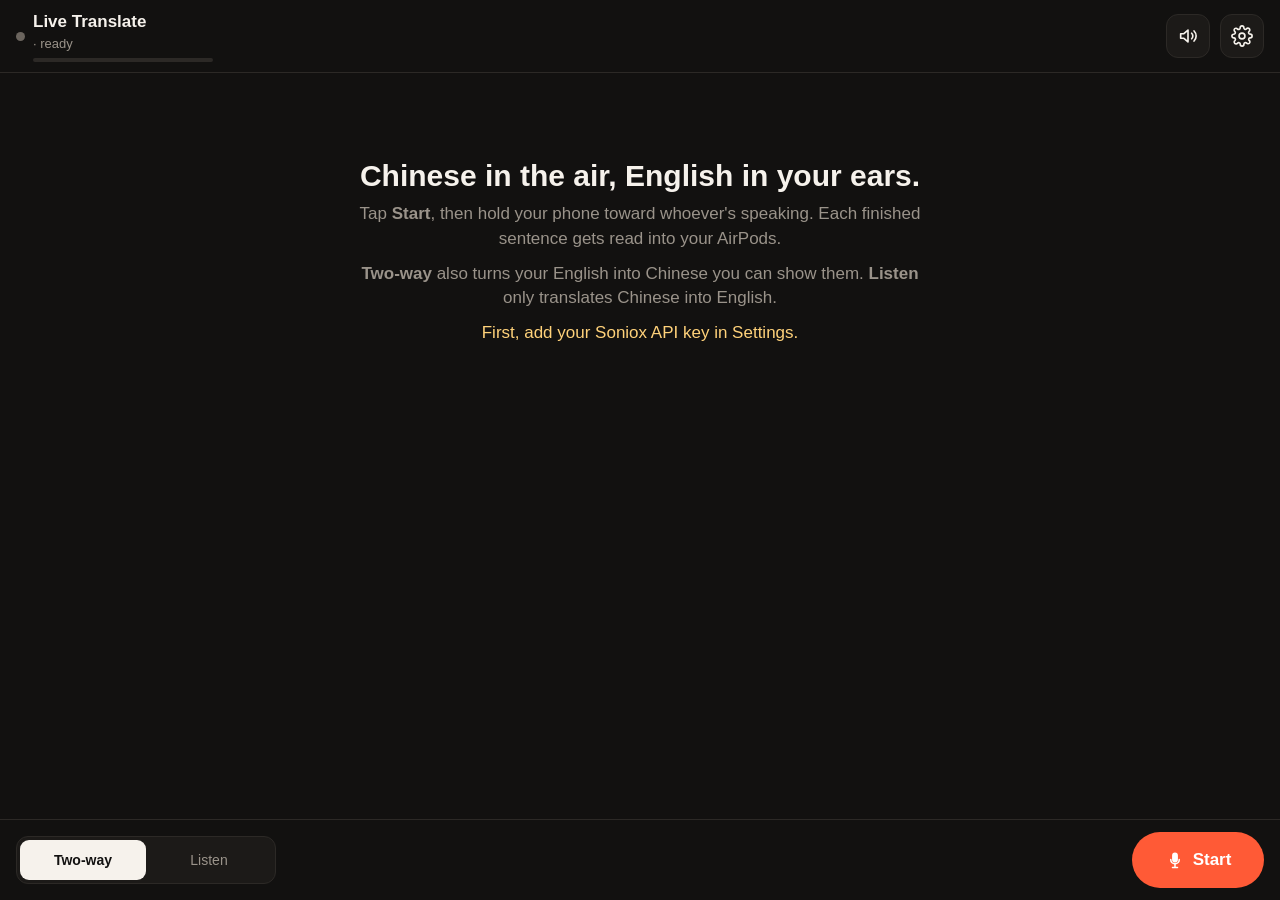
<file: translate/index.html>
<!DOCTYPE html>
<html lang="en">
<head>
<meta charset="utf-8">
<meta name="viewport" content="width=device-width, initial-scale=1, viewport-fit=cover, user-scalable=no">
<meta name="robots" content="noindex, nofollow">
<meta name="apple-mobile-web-app-capable" content="yes">
<meta name="mobile-web-app-capable" content="yes">
<meta name="apple-mobile-web-app-status-bar-style" content="black-translucent">
<meta name="apple-mobile-web-app-title" content="Translate">
<meta name="theme-color" content="#121110">
<title>Live Translate</title>
<link rel="icon" href="data:,">
<style>
/* VOICE: calm, legible, built for a noisy street — huge English, quiet Chinese
   IDEA: a live caption strip, like a subtitle track running under the world
   PICTURE: the transcript itself; one big record button
   COLOUR: warm black, paper white, vermilion accent
   LAYOUT: top bar, scrolling captions, thumb-zone controls */
:root{--bg:#121110;--panel:#1c1a18;--line:#2c2926;--ink:#f6f2ec;--mute:#9a938a;--dim:#6b655e;--acc:#ff5a36;--zh:#ffd27a;color-scheme:dark}
*{box-sizing:border-box;min-width:0;-webkit-tap-highlight-color:transparent}
html,body{height:100%}
body{margin:0;background:var(--bg);color:var(--ink);font:17px/1.45 -apple-system,BlinkMacSystemFont,"SF Pro Text","PingFang SC","Helvetica Neue",sans-serif;overflow:hidden;display:flex;flex-direction:column;padding:env(safe-area-inset-top) env(safe-area-inset-right) 0 env(safe-area-inset-left)}
button,select,input,textarea{font:inherit;color:inherit}
button{cursor:pointer}
:focus-visible{outline:2px solid var(--acc);outline-offset:2px}
.top{display:flex;align-items:center;gap:10px;padding:10px 16px;border-bottom:1px solid var(--line)}
.title{font-weight:650;font-size:17px;flex:1;display:flex;align-items:center;gap:8px}
.dot{width:9px;height:9px;border-radius:50%;background:var(--dim);flex:none}
.dot.on{background:var(--acc);box-shadow:0 0 0 0 rgba(255,90,54,.6);animation:pulse 1.6s infinite}
.dot.wait{background:var(--zh)}
@keyframes pulse{70%{box-shadow:0 0 0 9px rgba(255,90,54,0)}100%{box-shadow:0 0 0 0 rgba(255,90,54,0)}}
@media (prefers-reduced-motion:reduce){.dot.on{animation:none}}
.status{font-size:13px;color:var(--mute);font-weight:400}
.meter{height:4px;background:var(--line);border-radius:2px;margin-top:5px;overflow:hidden;width:100%;max-width:180px}
.meter i{display:block;height:100%;width:0;background:var(--acc);transition:width .08s linear}
.title span{overflow:hidden;text-overflow:ellipsis;white-space:nowrap;display:block}
.icon{width:44px;height:44px;border-radius:12px;border:1px solid var(--line);background:var(--panel);display:grid;place-items:center;flex:none}
.icon svg{width:22px;height:22px}
.icon.off{color:var(--dim)}
#feed{flex:1;overflow-y:auto;padding:14px 16px 24px;-webkit-overflow-scrolling:touch;overscroll-behavior:contain}
.empty{color:var(--mute);max-width:34em;margin:8vh auto 0;text-align:center}
.empty h1{font-size:30px;line-height:1.1;color:var(--ink);margin:0 0 10px;text-wrap:balance}
.empty p{margin:0 0 10px}
.seg{padding:12px 0 14px;border-bottom:1px solid var(--line)}
.seg .o{color:var(--mute);font-size:15px;margin-bottom:4px}
.seg .t{font-size:24px;line-height:1.3;font-weight:520}
.seg.zh .t{color:var(--zh);font-size:26px}
.nf{color:var(--dim)}
.seg .acts{display:flex;gap:8px;margin-top:8px}
.chip{min-height:36px;padding:0 14px;border-radius:999px;border:1px solid var(--line);background:var(--panel);font-size:14px}
.chip.acc{border-color:var(--acc);color:var(--acc)}
.bar{border-top:1px solid var(--line);background:var(--bg);padding:12px 16px calc(12px + env(safe-area-inset-bottom));display:flex;align-items:center;gap:12px}
.seg-ctl{display:flex;background:var(--panel);border:1px solid var(--line);border-radius:12px;padding:3px;flex:1;max-width:260px}
.seg-ctl button{flex:1;min-height:40px;border:0;background:none;border-radius:9px;font-size:14px;color:var(--mute)}
.seg-ctl button[aria-pressed=true]{background:var(--ink);color:var(--bg);font-weight:600}
#go{margin-left:auto;min-width:132px;height:56px;border-radius:28px;border:0;background:var(--acc);color:#fff;font-weight:700;font-size:17px;display:flex;align-items:center;justify-content:center;gap:8px}
#go.stop{background:var(--ink);color:var(--bg)}
#go svg{width:20px;height:20px}
.err{margin:10px 16px 0;padding:10px 12px;border-radius:10px;background:#3a1712;color:#ffb4a3;font-size:14px;display:none}
.err.show{display:block}
/* sheets */
.sheet{position:fixed;inset:0;background:rgba(0,0,0,.55);display:none;z-index:10}
.sheet.show{display:block}
.card{position:absolute;left:0;right:0;bottom:0;max-height:92vh;overflow-y:auto;background:var(--panel);border-radius:20px 20px 0 0;padding:18px 18px calc(22px + env(safe-area-inset-bottom));max-width:640px;margin:0 auto}
.card h2{font-size:22px;margin:0 0 14px;display:flex;justify-content:space-between;align-items:center}
.field{margin-bottom:16px}
.field label{display:block;font-size:14px;color:var(--mute);margin-bottom:6px}
.field input[type=text],.field input[type=password],.field select{width:100%;min-height:46px;padding:0 12px;border-radius:10px;border:1px solid var(--line);background:var(--bg);font-size:16px}
.field .hint{font-size:13px;color:var(--dim);margin-top:6px}
.row{display:flex;align-items:center;justify-content:space-between;gap:12px;min-height:46px}
.row input[type=checkbox]{width:24px;height:24px;accent-color:var(--acc)}
.row input[type=range]{flex:1;accent-color:var(--acc)}
.btn{min-height:46px;padding:0 18px;border-radius:12px;border:1px solid var(--line);background:var(--bg);font-weight:600}
.btn.pri{background:var(--acc);border-color:var(--acc);color:#fff}
.btns{display:flex;gap:10px;flex-wrap:wrap}
a{color:var(--acc)}
/* show-to-person overlay */
#show{position:fixed;inset:0;background:#fffaf0;color:#14110f;z-index:20;display:none;flex-direction:column;padding:calc(20px + env(safe-area-inset-top)) 22px calc(20px + env(safe-area-inset-bottom))}
#show.show{display:flex}
#showTxt{flex:1;display:flex;align-items:center;justify-content:center;text-align:center;font-size:clamp(34px,9vw,64px);line-height:1.3;font-weight:600;overflow-y:auto;font-family:"PingFang SC",-apple-system,sans-serif}
#showSub{text-align:center;color:#6b655e;font-size:16px;margin-bottom:16px}
#show .btns{justify-content:center}
#show .btn{background:#14110f;color:#fffaf0;border:0;min-width:120px}
</style>
</head>
<body>
<div class="top">
  <div class="title"><span class="dot" id="dot"></span><div style="flex:1;min-width:0"><span>Live Translate <span class="status" id="status">· ready</span></span><div class="meter" aria-hidden="true"><i id="lvl"></i></div></div></div>
  <button class="icon" id="spk" aria-label="Read English aloud" title="Read English aloud"></button>
  <button class="icon" id="cfg" aria-label="Settings"><svg viewBox="0 0 24 24" fill="none" stroke="currentColor" stroke-width="1.8" stroke-linecap="round"><circle cx="12" cy="12" r="3.2"/><path d="M19.4 15a1.7 1.7 0 0 0 .3 1.8l.1.1a2 2 0 1 1-2.8 2.8l-.1-.1a1.7 1.7 0 0 0-1.8-.3 1.7 1.7 0 0 0-1 1.5V21a2 2 0 1 1-4 0v-.1a1.7 1.7 0 0 0-1.1-1.5 1.7 1.7 0 0 0-1.8.3l-.1.1a2 2 0 1 1-2.8-2.8l.1-.1a1.7 1.7 0 0 0 .3-1.8 1.7 1.7 0 0 0-1.5-1H3a2 2 0 1 1 0-4h.1a1.7 1.7 0 0 0 1.5-1.1 1.7 1.7 0 0 0-.3-1.8l-.1-.1a2 2 0 1 1 2.8-2.8l.1.1a1.7 1.7 0 0 0 1.8.3H9a1.7 1.7 0 0 0 1-1.5V3a2 2 0 1 1 4 0v.1a1.7 1.7 0 0 0 1 1.5 1.7 1.7 0 0 0 1.8-.3l.1-.1a2 2 0 1 1 2.8 2.8l-.1.1a1.7 1.7 0 0 0-.3 1.8V9a1.7 1.7 0 0 0 1.5 1H21a2 2 0 1 1 0 4h-.1a1.7 1.7 0 0 0-1.5 1z"/></svg></button>
</div>
<div class="err" id="err"></div>
<div id="feed">
  <div class="empty" id="empty">
    <h1>Chinese in the air, English in your ears.</h1>
    <p>Tap <b>Start</b>, then hold your phone toward whoever's speaking. Each finished sentence gets read into your AirPods.</p>
    <p><b>Two-way</b> also turns your English into Chinese you can show them. <b>Listen</b> only translates Chinese into English.</p>
    <p id="needKey" style="display:none;color:var(--zh)">First, add your Soniox API key in Settings.</p>
  </div>
</div>
<div class="bar">
  <div class="seg-ctl" role="group" aria-label="Mode">
    <button id="mTwo" aria-pressed="true">Two-way</button>
    <button id="mOne" aria-pressed="false">Listen</button>
  </div>
  <button id="go"><svg viewBox="0 0 24 24" fill="currentColor"><path d="M12 15a3.5 3.5 0 0 0 3.5-3.5v-5a3.5 3.5 0 1 0-7 0v5A3.5 3.5 0 0 0 12 15zm6-3.5a.9.9 0 0 0-1.8 0 4.2 4.2 0 0 1-8.4 0 .9.9 0 0 0-1.8 0 6 6 0 0 0 5.1 5.9V20H9a.9.9 0 0 0 0 1.8h6a.9.9 0 0 0 0-1.8h-2.1v-2.6a6 6 0 0 0 5.1-5.9z"/></svg><span>Start</span></button>
</div>

<div class="sheet" id="sheet"><div class="card" role="dialog" aria-label="Settings">
  <h2>Settings <button class="btn" id="close">Done</button></h2>
  <div class="field">
    <label for="key">Soniox API key</label>
    <input type="password" id="key" autocomplete="off" autocapitalize="off" spellcheck="false" placeholder="Paste key from console.soniox.com">
    <div class="hint">Stored only on this device. Get one at <a href="https://console.soniox.com" target="_blank" rel="noopener">console.soniox.com</a>.</div>
  </div>
  <div class="field">
    <label for="mic">Microphone</label>
    <select id="mic"><option value="">Default</option></select>
    <div class="hint">Pick "iPhone Microphone" if it's listed: it hears other people much better than the AirPods mic. Tap Start once to unlock this list.</div>
  </div>
  <div class="field">
    <label for="voice">English voice</label>
    <select id="voice"></select>
    <div class="hint">For better voices, download an Enhanced or Premium one in iOS Settings → Accessibility → Spoken Content → Voices → English.</div>
  </div>
  <div class="field">
    <div class="row"><label for="rate" style="margin:0">Speed</label><input type="range" id="rate" min="0.8" max="1.6" step="0.05"><span id="rateV" style="width:3em;text-align:right"></span></div>
  </div>
  <div class="field">
    <div class="row"><label for="zhSpk" style="margin:0;color:var(--ink)">Also read Chinese replies aloud</label><input type="checkbox" id="zhSpk"></div>
    <div class="hint">Off by default because the audio plays in your AirPods. Use the "Show" button on a reply to show the screen instead.</div>
  </div>
  <div class="field">
    <div class="row"><label for="boost" style="margin:0;color:var(--ink)">Boost distant voices</label><input type="checkbox" id="boost"></div>
    <div class="hint">Turns off the phone's "voice isolation" (which is tuned to your own voice) and amplifies the mic. Leave on unless it picks up too much noise.</div>
  </div>
  <div class="field">
    <div class="row"><label for="cut" style="margin:0;color:var(--ink)">Skip ahead when behind</label><input type="checkbox" id="cut"></div>
    <div class="hint">If several sentences pile up, drop the oldest so the voice stays near real time.</div>
  </div>
  <div class="btns">
    <button class="btn" id="test">Test voice</button>
    <button class="btn" id="copy">Copy transcript</button>
    <button class="btn" id="clear">Clear</button>
  </div>
</div></div>

<div id="show" role="dialog" aria-label="Show to the other person">
  <div id="showSub">Please read · 请看</div>
  <div id="showTxt"></div>
  <div class="btns"><button class="btn" id="showSay">朗读 Speak</button><button class="btn" id="showX">Close</button></div>
</div>

<script>
{
const $ = id => document.getElementById(id);
const WS_URL = 'wss://stt-rt.soniox.com/transcribe-websocket';
const MODEL = 'stt-rt-v6';
const CJK = /[㐀-鿿豈-﫿]/;
const END_PUNCT = /[.!?。！？…]["'”’)\]]*\s*$/;

/* ---------- settings ---------- */
const store = {
  get(k, d){ try{ const v = localStorage.getItem('lt_'+k); return v === null ? d : JSON.parse(v) }catch(e){ return d } },
  set(k, v){ try{ localStorage.setItem('lt_'+k, JSON.stringify(v)) }catch(e){} }
};
const S = {
  key: store.get('key',''), mic: store.get('mic',''), voice: store.get('voice',''),
  rate: store.get('rate',1.05), zhSpk: store.get('zhSpk',false), cut: store.get('cut',true), boost: store.get('boost',true),
  speak: store.get('speak',true), mode: store.get('mode','two')
};
const save = k => store.set(k, S[k]);

/* ---------- state ---------- */
let running = false, ws = null, ctx = null, stream = null, node = null, src = null, wakeLock = null;
let reconnectTimer = null, idleTimer = null, gotFinished = null;
let segs = [];            // {orig, trans, tLang, spokenTo, done}
let nfOrig = '', nfTrans = '';
let renderQueued = false, stick = true;

/* ---------- UI helpers ---------- */
const esc = s => String(s).replace(/[&<>"']/g, c => ({'&':'&amp;','<':'&lt;','>':'&gt;','"':'&quot;',"'":'&#39;'}[c]));
function setStatus(txt, state){ $('status').textContent = '· ' + txt; $('dot').className = 'dot' + (state ? ' ' + state : ''); }
function showErr(msg){ const e = $('err'); e.textContent = msg; e.classList.toggle('show', !!msg); }
function speakerIcon(){
  $('spk').innerHTML = S.speak
    ? '<svg viewBox="0 0 24 24" fill="none" stroke="currentColor" stroke-width="1.8" stroke-linecap="round" stroke-linejoin="round"><path d="M4 9.5h3.5L12 5.5v13l-4.5-4H4z"/><path d="M16 9a4.2 4.2 0 0 1 0 6M18.6 6.5a7.8 7.8 0 0 1 0 11"/></svg>'
    : '<svg viewBox="0 0 24 24" fill="none" stroke="currentColor" stroke-width="1.8" stroke-linecap="round" stroke-linejoin="round"><path d="M4 9.5h3.5L12 5.5v13l-4.5-4H4z"/><path d="M16.5 9.5l5 5M21.5 9.5l-5 5"/></svg>';
  $('spk').classList.toggle('off', !S.speak);
  $('spk').setAttribute('aria-pressed', String(S.speak));
}
function modeUI(){ $('mTwo').setAttribute('aria-pressed', String(S.mode==='two')); $('mOne').setAttribute('aria-pressed', String(S.mode==='one')); }
function goUI(){
  const b = $('go'); b.classList.toggle('stop', running);
  b.querySelector('span').textContent = running ? 'Stop' : 'Start';
  const nk = emptyEl.querySelector('#needKey'); if (nk) nk.style.display = S.key ? 'none' : 'block';
}

/* ---------- rendering ---------- */
const feed = $('feed');
const emptyEl = $('empty');
feed.addEventListener('scroll', () => { stick = feed.scrollHeight - feed.scrollTop - feed.clientHeight < 80; });
function queueRender(){ if (!renderQueued){ renderQueued = true; requestAnimationFrame(render); } }
function render(){
  renderQueued = false;
  if (!segs.length && !nfOrig && !nfTrans){ feed.innerHTML = ''; feed.appendChild(emptyEl); return; }
  const last = segs.length - 1;
  feed.innerHTML = segs.map((s, i) => {
    const isLast = i === last;
    const o = esc(s.orig.trim()) + (isLast && nfOrig ? '<span class="nf">' + esc(nfOrig) + '</span>' : '');
    const t = esc(s.trans.trim()) + (isLast && nfTrans ? '<span class="nf">' + esc(nfTrans) + '</span>' : '');
    const zh = s.tLang === 'zh';
    const acts = zh && s.trans.trim() ? '<div class="acts"><button class="chip acc" data-show="'+i+'">Show</button><button class="chip" data-say="'+i+'">Speak</button></div>'
               : (s.trans.trim() ? '<div class="acts" style="display:none"></div>' : '');
    return '<div class="seg' + (zh ? ' zh' : '') + '">' + (o ? '<div class="o">' + o + '</div>' : '') + (t ? '<div class="t">' + t + '</div>' : '') + acts + '</div>';
  }).join('');
  if (stick) feed.scrollTop = feed.scrollHeight;
}
feed.addEventListener('click', e => {
  const b = e.target.closest('button'); if (!b) return;
  if (b.dataset.show !== undefined) openShow(+b.dataset.show);
  if (b.dataset.say !== undefined){ const s = segs[+b.dataset.say]; if (s) tts.say(s.trans.trim(), 'zh', true); }
});

/* ---------- text-to-speech ---------- */
const tts = (() => {
  const q = []; let busy = false, watchdog = null, voices = [];
  const synth = window.speechSynthesis;
  function load(){ voices = synth ? synth.getVoices() : []; setTimeout(fillVoices, 0); }
  if (synth){ load(); synth.onvoiceschanged = load; }
  function score(v){ let s = 0; if (/en[-_]US/i.test(v.lang)) s += 3; else if (/^en/i.test(v.lang)) s += 2;
    if (/premium/i.test(v.name)) s += 6; if (/enhanced/i.test(v.name)) s += 4; if (/siri/i.test(v.name)) s += 3;
    if (/samantha|ava|zoe|evan|nathan/i.test(v.name)) s += 1; return s; }
  function pick(lang){
    if (lang === 'zh') return voices.find(v => /zh[-_]CN/i.test(v.lang)) || voices.find(v => /^zh/i.test(v.lang)) || null;
    return voices.find(v => v.voiceURI === S.voice) || voices.filter(v => /^en/i.test(v.lang)).sort((a,b) => score(b)-score(a))[0] || null;
  }
  function next(){
    if (busy || !q.length || !synth) return;
    const item = q.shift(); busy = true;
    const u = new SpeechSynthesisUtterance(item.text);
    u.lang = item.lang === 'zh' ? 'zh-CN' : 'en-US';
    const v = pick(item.lang); if (v){ try{ u.voice = v; u.lang = v.lang; }catch(e){} }
    u.rate = item.lang === 'zh' ? 0.95 : S.rate;
    const done = () => { clearTimeout(watchdog); busy = false; next(); };
    u.onend = done; u.onerror = done;
    clearTimeout(watchdog);
    watchdog = setTimeout(() => { try{ synth.cancel() }catch(e){} done(); }, 4000 + item.text.length * 140 / S.rate);
    synth.speak(u);
  }
  return {
    say(text, lang, now){
      text = (text || '').trim(); if (!text || !synth) return;
      if (now){ q.length = 0; try{ synth.cancel() }catch(e){} busy = false; }
      q.push({text, lang});
      if (S.cut) while (q.length > 2) q.shift();
      next();
    },
    unlock(){ if (!synth) return; try{ const u = new SpeechSynthesisUtterance(' '); u.volume = 0; synth.speak(u); }catch(e){} },
    stop(){ q.length = 0; busy = false; try{ synth && synth.cancel() }catch(e){} },
    voices: () => voices
  };
})();
function fillVoices(){
  const sel = $('voice'); const en = tts.voices().filter(v => /^en/i.test(v.lang));
  if (!en.length){ sel.innerHTML = '<option value="">System default</option>'; return; }
  sel.innerHTML = '<option value="">Best available</option>' + en.map(v => '<option value="' + esc(v.voiceURI) + '"' + (v.voiceURI === S.voice ? ' selected' : '') + '>' + esc(v.name + ' (' + v.lang + ')') + '</option>').join('');
}

/* speak finished pieces of a segment's translation */
function speakFrom(s, force){
  if (!S.speak && s.tLang !== 'zh') return;
  if (s.tLang === 'zh' && !S.zhSpk) return;
  const txt = s.trans; let end = -1;
  if (force) end = txt.length;
  else { const re = /[.!?。！？…]["'”’)\]]*/g; let m; while ((m = re.exec(txt))) if (m.index + m[0].length > s.spokenTo) end = m.index + m[0].length; }
  if (end > s.spokenTo){ const piece = txt.slice(s.spokenTo, end).trim(); s.spokenTo = end; if (/[\p{L}\p{N}]/u.test(piece)) tts.say(piece, s.tLang); }
}

/* ---------- token handling ---------- */
function cur(){ if (!segs.length) segs.push({orig:'', trans:'', tLang:null, spokenTo:0, done:false}); return segs[segs.length-1]; }
function closeSeg(){ const s = segs[segs.length-1]; if (s && !s.done){ speakFrom(s, true); s.done = true; } }
function newSeg(){ closeSeg(); segs.push({orig:'', trans:'', tLang:null, spokenTo:0, done:false}); if (segs.length > 200) segs.splice(0, segs.length - 200); }
function langOf(t, fallbackText){ if (t.language) return /^zh/i.test(t.language) ? 'zh' : (/^en/i.test(t.language) ? 'en' : t.language); return CJK.test(fallbackText) ? 'zh' : 'en'; }

function onTokens(tokens){
  nfOrig = ''; nfTrans = '';
  let sawTrans = false;
  for (const t of tokens){
    const txt = t.text || '';
    if (txt === '<end>'){ if (t.is_final) markEnd(); continue; }
    if (txt === '<fin>' || !txt) continue;
    const isTrans = t.translation_status === 'translation';
    if (!t.is_final){ if (isTrans) nfTrans += txt; else nfOrig += txt; continue; }
    let s = cur();
    if (isTrans){
      if (!s.tLang) s.tLang = langOf(t, txt);
      s.trans += txt; sawTrans = true;
      speakFrom(s, false);
    } else {
      if (s.trans.trim() || s.done) { newSeg(); s = cur(); }
      s.orig += txt;
    }
  }
  if ((nfOrig || nfTrans) && !segs.length) cur();
  if (sawTrans){ clearTimeout(idleTimer); idleTimer = setTimeout(() => { const s = segs[segs.length-1]; if (s && s.trans) speakFrom(s, true); }, 1100); }
  queueRender();
}
let endPending = false;
function markEnd(){
  // translation of a just-finished utterance may still be arriving; close once it has
  const s = segs[segs.length-1]; if (!s) return;
  if (S.mode === 'one' && !CJK.test(s.orig)) { s.done = true; return; } // own English in listen mode: nothing to translate
  endPending = true;
  setTimeout(() => { if (endPending){ endPending = false; const last = segs[segs.length-1]; if (last && last.trans.trim()) closeSeg(); } }, 1500);
}

/* ---------- audio capture ---------- */
const WORKLET = `class Tap extends AudioWorkletProcessor{process(i){const c=i[0]&&i[0][0];if(c)this.port.postMessage(c.slice(0));return true}}registerProcessor('tap',Tap)`;
let pend = new Float32Array(0), carry = 0;
let lvlT = 0;
function meter(f32){
  const now = performance.now(); if (now - lvlT < 70) return; lvlT = now;
  let sum = 0; for (let i = 0; i < f32.length; i++) sum += f32[i]*f32[i];
  const db = 20 * Math.log10(Math.sqrt(sum / f32.length) + 1e-6);
  $('lvl').style.width = Math.max(0, Math.min(100, (db + 60) * 1.8)) + '%';
}
function downsampleAndSend(f32){
  meter(f32);
  if (!ws || ws.readyState !== 1 || !ctx) return;
  const ratio = ctx.sampleRate / 16000;
  const joined = new Float32Array(pend.length + f32.length); joined.set(pend); joined.set(f32, pend.length);
  const outLen = Math.floor((joined.length - carry) / ratio);
  if (outLen < 1600){ pend = joined; return; }   // send ~100 ms at a time
  const out = new Int16Array(outLen);
  for (let i = 0; i < outLen; i++){
    const a = Math.floor(carry + i * ratio), b = Math.min(joined.length, Math.floor(carry + (i + 1) * ratio));
    let sum = 0; for (let j = a; j < b; j++) sum += joined[j];
    const v = Math.max(-1, Math.min(1, sum / Math.max(1, b - a)));
    out[i] = v < 0 ? v * 0x8000 : v * 0x7fff;
  }
  const used = carry + outLen * ratio; const usedInt = Math.floor(used);
  carry = used - usedInt; pend = joined.slice(usedInt);
  try{ ws.send(out.buffer); }catch(e){}
}
async function startAudio(){
  ctx = new (window.AudioContext || window.webkitAudioContext)();
  if (ctx.state === 'suspended') await ctx.resume();
  const proc = !S.boost;
  const constraints = { audio: { echoCancellation: proc, noiseSuppression: proc, autoGainControl: proc, channelCount: 1 } };
  if (S.mic) constraints.audio.deviceId = { exact: S.mic };
  try { stream = await navigator.mediaDevices.getUserMedia(constraints); }
  catch(e){ if (S.mic && e.name === 'OverconstrainedError'){ S.mic = ''; save('mic'); delete constraints.audio.deviceId; stream = await navigator.mediaDevices.getUserMedia(constraints); } else throw e; }
  listMics();
  src = ctx.createMediaStreamSource(stream);
  try {
    const url = URL.createObjectURL(new Blob([WORKLET], {type:'application/javascript'}));
    await ctx.audioWorklet.addModule(url);
    node = new AudioWorkletNode(ctx, 'tap');
    node.port.onmessage = e => downsampleAndSend(e.data);
  } catch(e) {           // older fallback
    node = ctx.createScriptProcessor(4096, 1, 1);
    node.onaudioprocess = ev => downsampleAndSend(new Float32Array(ev.inputBuffer.getChannelData(0)));
  }
  const mute = ctx.createGain(); mute.gain.value = 0;
  let head = src;
  if (S.boost){
    const g = ctx.createGain(); g.gain.value = 4;
    const comp = ctx.createDynamicsCompressor(); comp.threshold.value = -18; comp.knee.value = 12; comp.ratio.value = 8; comp.attack.value = 0.003; comp.release.value = 0.2;
    src.connect(g); g.connect(comp); head = comp;
  }
  head.connect(node); node.connect(mute); mute.connect(ctx.destination);
}
function stopAudio(){
  try{ node && node.disconnect(); src && src.disconnect(); }catch(e){}
  if (stream) stream.getTracks().forEach(t => t.stop());
  if (ctx) ctx.close().catch(()=>{});
  ctx = stream = node = src = null; pend = new Float32Array(0); carry = 0;
  const l = $('lvl'); if (l) l.style.width = '0';
}
async function listMics(){
  try{
    const devs = (await navigator.mediaDevices.enumerateDevices()).filter(d => d.kind === 'audioinput');
    const sel = $('mic');
    sel.innerHTML = '<option value="">Default</option>' + devs.map((d,i) => '<option value="' + esc(d.deviceId) + '"' + (d.deviceId === S.mic ? ' selected' : '') + '>' + esc(d.label || ('Microphone ' + (i+1))) + '</option>').join('');
    const active = stream && stream.getAudioTracks()[0];
    if (active && running) setStatus('listening · ' + (active.label || 'mic'), 'on');
  }catch(e){}
}

/* ---------- Soniox connection ---------- */
function config(){
  const c = { model: MODEL, audio_format: 'pcm_s16le', sample_rate: 16000, num_channels: 1,
    language_hints: ['zh','en'], enable_language_identification: true, enable_endpoint_detection: true };
  c.translation = S.mode === 'two' ? { type: 'two_way', language_a: 'zh', language_b: 'en' } : { type: 'one_way', target_language: 'en' };
  return c;
}
function connect(){
  clearTimeout(reconnectTimer);
  setStatus('connecting…', 'wait');
  let sock;
  try { sock = new WebSocket(WS_URL, ['soniox-api-key', S.key]); }
  catch(e){ showErr('Could not open connection: ' + e.message + '. Check the API key has no spaces.'); stop(); return; }
  ws = sock;
  sock.onopen = () => {
    sock.send(JSON.stringify(config()));
    showErr(''); const tr = stream && stream.getAudioTracks()[0];
    setStatus('listening' + (tr && tr.label ? ' · ' + tr.label : ''), 'on');
  };
  sock.onmessage = e => {
    let m; try{ m = JSON.parse(e.data) }catch(_){ return }
    if (m.error_code || m.error_message){
      const code = m.error_code;
      showErr('Soniox: ' + (m.error_message || 'error') + (code ? ' (' + code + ')' : '') + (code === 401 ? '. Check your API key in Settings.' : code === 402 ? '. Add credit at console.soniox.com.' : ''));
      if (code === 401 || code === 402 || code === 400) { stop(); }
      return;
    }
    if (m.tokens && m.tokens.length) onTokens(m.tokens);
    if (m.finished && gotFinished) gotFinished();
  };
  sock.onerror = () => {};
  sock.onclose = ev => {
    if (ws !== sock) return;
    ws = null;
    if (running){
      setStatus('reconnecting…', 'wait');
      if (ev.code === 1008 || ev.code === 4001) { showErr('Connection refused. Check your Soniox API key in Settings.'); stop(); return; }
      reconnectTimer = setTimeout(connect, 900);
    }
  };
}

/* ---------- start / stop ---------- */
async function start(){
  if (!S.key){ openSheet(); $('key').focus(); return; }
  if (!window.WebSocket || !navigator.mediaDevices){ showErr('This browser can’t record audio. Open the page in Safari.'); return; }
  tts.unlock();
  running = true; goUI(); showErr('');
  try { await startAudio(); }
  catch(e){ running = false; goUI(); setStatus('ready'); stopAudio();
    showErr(e.name === 'NotAllowedError' ? 'Microphone blocked. Allow it in Settings → Safari → Microphone (or aA menu → Website Settings), then try again.' : 'Mic error: ' + e.message); return; }
  connect();
  try { if ('wakeLock' in navigator) wakeLock = await navigator.wakeLock.request('screen'); } catch(e){}
}
function stop(){
  if (!running) return;
  running = false; goUI(); clearTimeout(reconnectTimer);
  const sock = ws;
  stopAudio();
  if (sock && sock.readyState === 1){
    try{ sock.send(''); }catch(e){}
    gotFinished = () => { gotFinished = null; try{ sock.close() }catch(e){} };
    setTimeout(() => { if (gotFinished) gotFinished(); }, 3000);
  }
  ws = null;
  closeSeg(); queueRender();
  setStatus('stopped');
  try{ wakeLock && wakeLock.release(); }catch(e){} wakeLock = null;
}
document.addEventListener('visibilitychange', async () => {
  if (document.visibilityState === 'visible' && running){
    try { if ('wakeLock' in navigator) wakeLock = await navigator.wakeLock.request('screen'); } catch(e){}
    if (ctx && ctx.state !== 'running') ctx.resume().catch(()=>{});
    if (!ws) connect();
  }
});

/* ---------- show-to-person ---------- */
let showIdx = -1;
function openShow(i){ const s = segs[i]; if (!s) return; showIdx = i; $('showTxt').textContent = s.trans.trim(); $('show').classList.add('show'); }
$('showX').onclick = () => $('show').classList.remove('show');
$('showSay').onclick = () => { const s = segs[showIdx]; if (s) tts.say(s.trans.trim(), 'zh', true); };

/* ---------- settings sheet ---------- */
function openSheet(){ $('key').value = S.key; $('rate').value = S.rate; $('rateV').textContent = (+S.rate).toFixed(2) + '×';
  $('zhSpk').checked = S.zhSpk; $('boost').checked = S.boost; $('cut').checked = S.cut; fillVoices(); $('sheet').classList.add('show'); }
function closeSheet(){ $('sheet').classList.remove('show'); goUI(); }
$('cfg').onclick = openSheet; $('close').onclick = closeSheet;
$('sheet').addEventListener('click', e => { if (e.target === $('sheet')) closeSheet(); });
$('key').addEventListener('input', e => { S.key = e.target.value.trim(); save('key'); });
$('mic').addEventListener('change', e => { S.mic = e.target.value; save('mic'); if (running){ stop(); setTimeout(start, 300); } });
$('voice').addEventListener('change', e => { S.voice = e.target.value; save('voice'); });
$('rate').addEventListener('input', e => { S.rate = +e.target.value; save('rate'); $('rateV').textContent = S.rate.toFixed(2) + '×'; });
$('zhSpk').addEventListener('change', e => { S.zhSpk = e.target.checked; save('zhSpk'); });
$('boost').addEventListener('change', e => { S.boost = e.target.checked; save('boost'); if (running){ stop(); setTimeout(start, 300); } });
$('cut').addEventListener('change', e => { S.cut = e.target.checked; save('cut'); });
$('test').onclick = () => tts.say('Hi Pedro. This is how your translations will sound.', 'en', true);
$('clear').onclick = () => { segs = []; nfOrig = nfTrans = ''; queueRender(); closeSheet(); };
$('copy').onclick = async () => {
  const txt = segs.map(s => (s.orig.trim() ? s.orig.trim() + '\n' : '') + s.trans.trim()).filter(Boolean).join('\n\n');
  try{ await navigator.clipboard.writeText(txt); $('copy').textContent = 'Copied'; }catch(e){ $('copy').textContent = 'Copy failed'; }
  setTimeout(() => $('copy').textContent = 'Copy transcript', 1500);
};

/* ---------- main controls ---------- */
$('go').onclick = () => running ? stop() : start();
$('spk').onclick = () => { S.speak = !S.speak; save('speak'); speakerIcon(); if (!S.speak) tts.stop(); else tts.unlock(); };
function setMode(m){ if (S.mode === m) return; S.mode = m; save('mode'); modeUI();
  if (running && ws){ const old = ws; ws = null; try{ old.send(''); setTimeout(() => { try{ old.close() }catch(e){} }, 1500); }catch(e){} closeSeg(); connect(); } }
$('mTwo').onclick = () => setMode('two'); $('mOne').onclick = () => setMode('one');

speakerIcon(); modeUI(); goUI();
}
</script>
</body>
</html>
</file>
